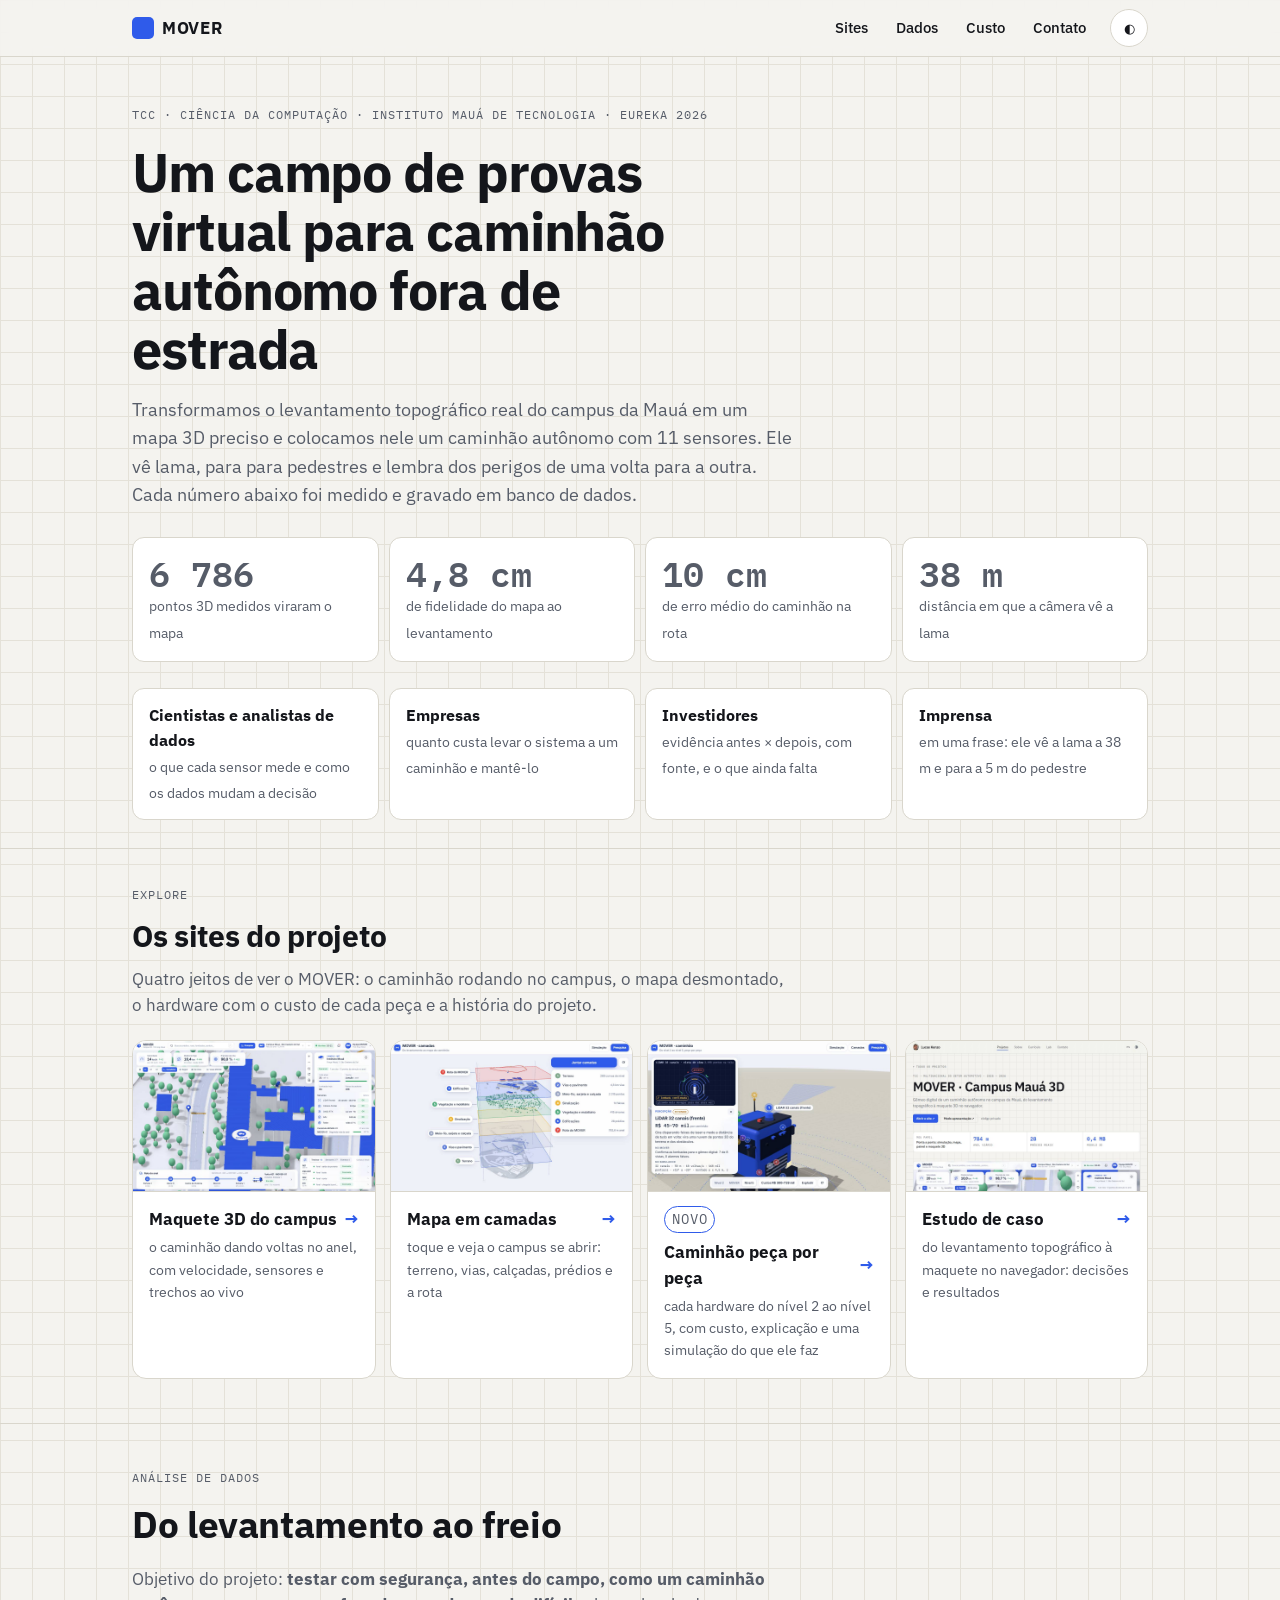
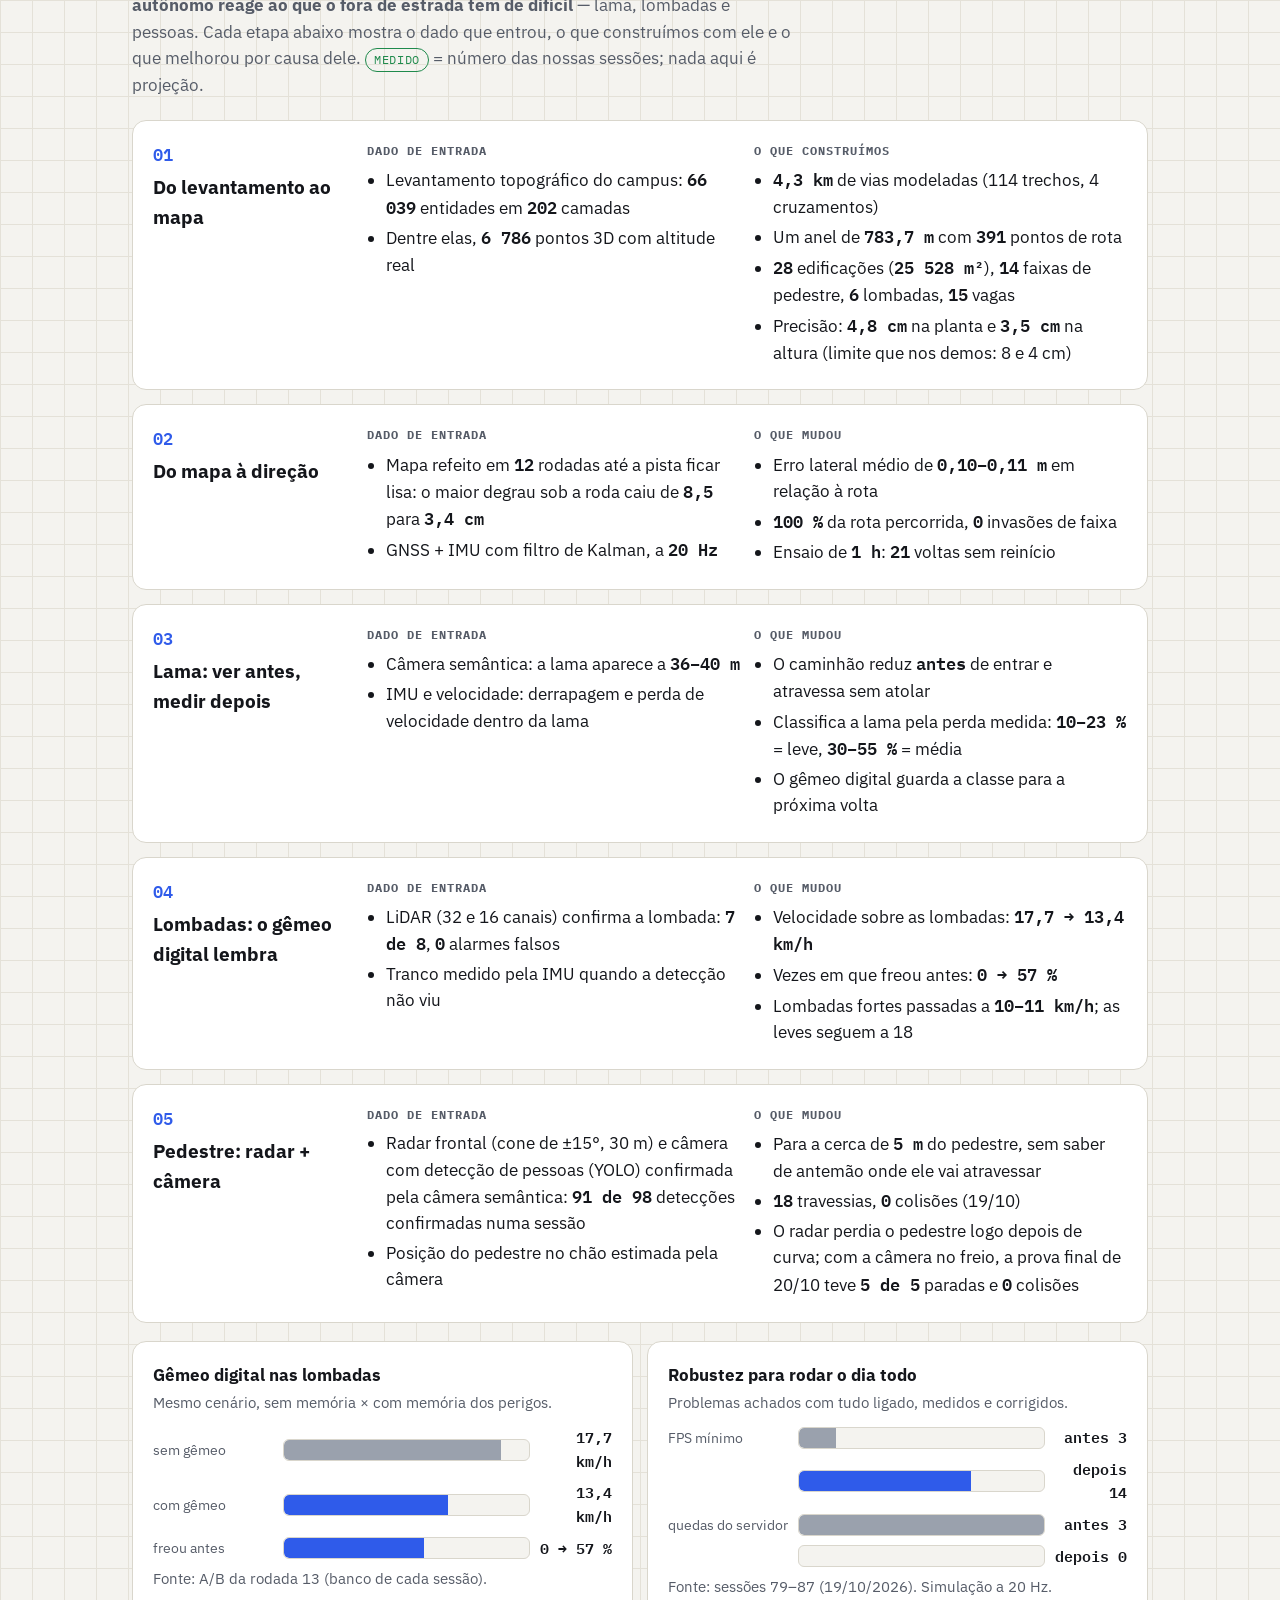
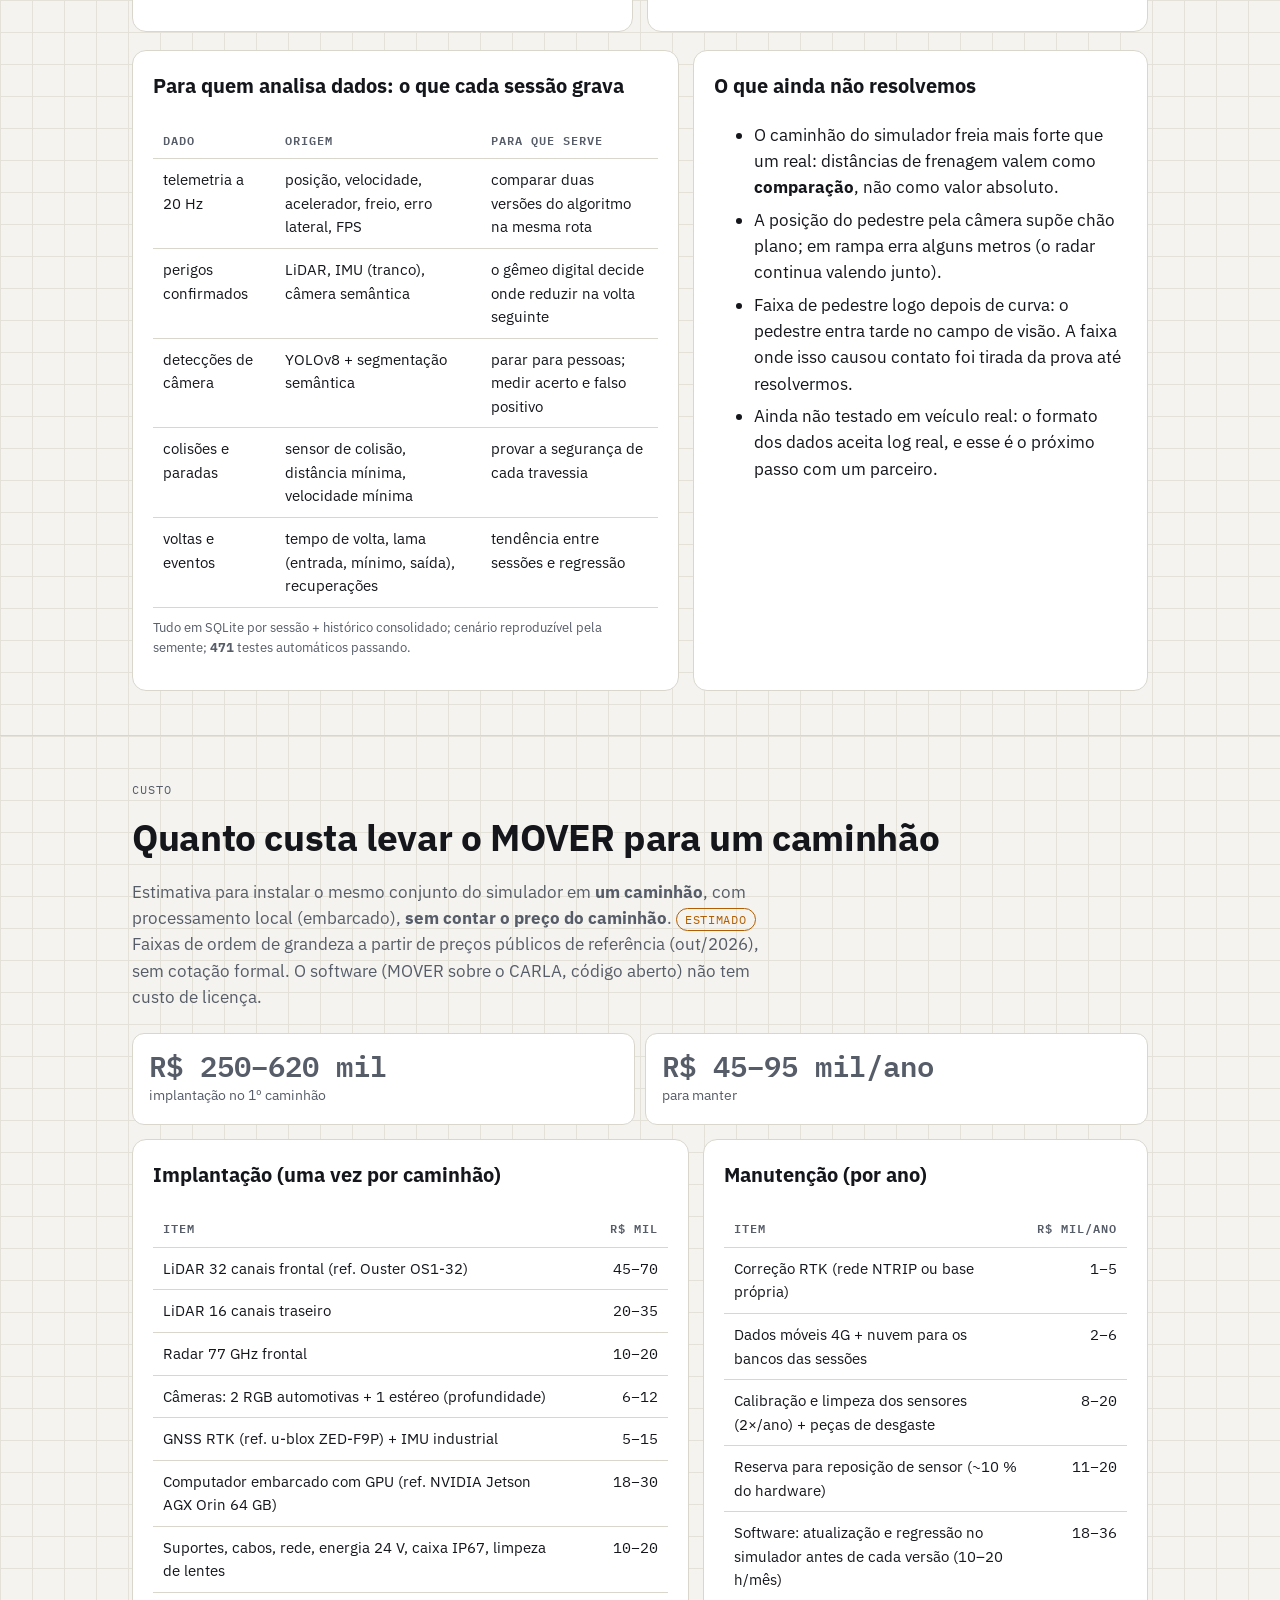
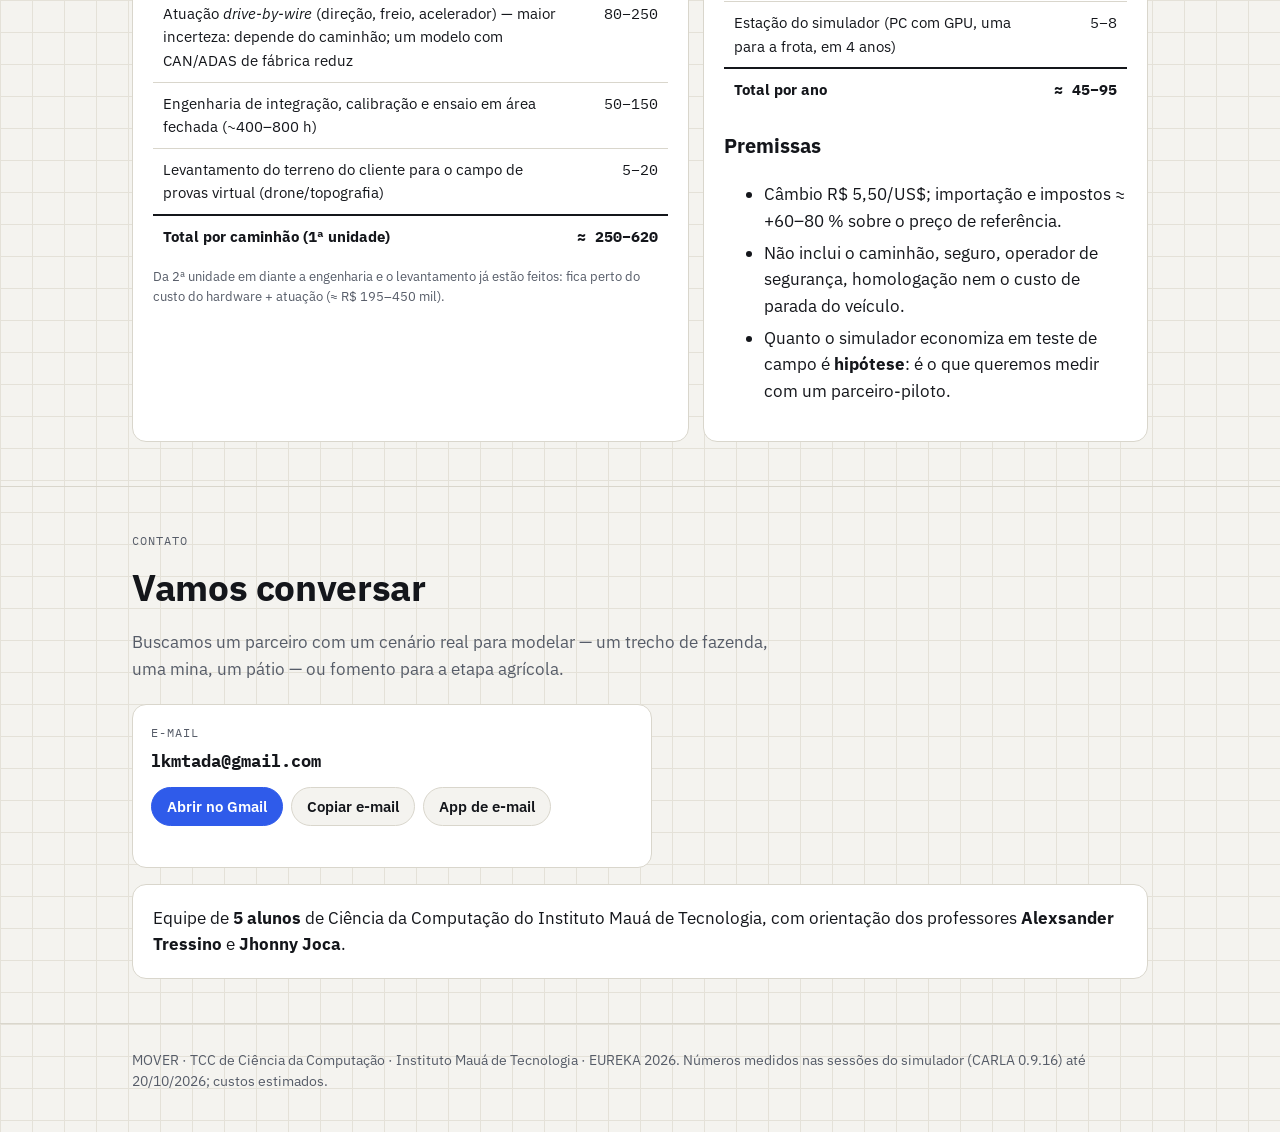
<file: dados/index.html>
<!doctype html>
<html lang="pt-BR">
<head>
<meta charset="utf-8">
<meta name="viewport" content="width=device-width, initial-scale=1">
<title>MOVER · Dados e custo</title>
<meta name="description" content="MOVER: campo de provas virtual para caminhão autônomo fora de estrada (TCC, Instituto Mauá de Tecnologia, EUREKA 2026). Análise de dados, custo de implantação e contato.">
<meta property="og:title" content="MOVER · Dados e custo">
<meta property="og:description" content="Do levantamento topográfico ao freio: o que medimos, o que melhorou e quanto custa levar ao caminhão.">
<meta property="og:url" content="https://lucaskenz.github.io/mover/">
<meta name="theme-color" content="#f4f3ef" media="(prefers-color-scheme: light)">
<meta name="theme-color" content="#0a0f1e" media="(prefers-color-scheme: dark)">
<link rel="icon" href="data:image/svg+xml,%3Csvg xmlns='http://www.w3.org/2000/svg' viewBox='0 0 32 32'%3E%3Crect width='32' height='32' rx='6' fill='%232f5bea'/%3E%3Cpath d='M7 22V10l9 7 9-7v12' fill='none' stroke='%23fff' stroke-width='3' stroke-linejoin='round'/%3E%3C/svg%3E">
<link rel="preconnect" href="https://fonts.googleapis.com">
<link rel="preconnect" href="https://fonts.gstatic.com" crossorigin>
<link href="https://fonts.googleapis.com/css2?family=IBM+Plex+Mono:wght@400;600&family=IBM+Plex+Sans:wght@400;500;600;700&display=swap" rel="stylesheet">
<style>
:root{
  --paper:#f4f3ef;--panel:#fff;--ink:#14161b;--muted:#565c68;--line:#d9d6cc;--grid:#e4e1d8;
  --accent:#2f5bea;--accent-ink:#fff;--hazard:#ffc21a;--ok:#1f8a4c;--warn:#b25e00;--before:#9aa1ad;
  color-scheme:light;
}
@media (prefers-color-scheme:dark){:root:not([data-theme="light"]){
  --paper:#0a0f1e;--panel:#111a2e;--ink:#e8ecf6;--muted:#a1abc6;--line:#24304f;--grid:#141d33;
  --accent:#7a9bff;--accent-ink:#0a0f1e;--ok:#4cc38a;--warn:#f0a050;--before:#56627f;color-scheme:dark}}
:root[data-theme="dark"]{
  --paper:#0a0f1e;--panel:#111a2e;--ink:#e8ecf6;--muted:#a1abc6;--line:#24304f;--grid:#141d33;
  --accent:#7a9bff;--accent-ink:#0a0f1e;--ok:#4cc38a;--warn:#f0a050;--before:#56627f;color-scheme:dark}
*{box-sizing:border-box}
html{scroll-behavior:smooth;-webkit-text-size-adjust:100%}
@media (prefers-reduced-motion:reduce){html{scroll-behavior:auto}}
body{margin:0;background:var(--paper);color:var(--ink);font:400 17px/1.55 "IBM Plex Sans",system-ui,sans-serif;
  background-image:linear-gradient(var(--grid) 1px,transparent 1px),linear-gradient(90deg,var(--grid) 1px,transparent 1px);
  background-size:32px 32px;overflow-x:hidden}
a{color:var(--accent)}
.mono,.eyebrow,.num{font-family:"IBM Plex Mono",ui-monospace,monospace}
.eyebrow{font-size:.78rem;letter-spacing:.08em;text-transform:uppercase;color:var(--muted);margin:0}
.wrap{max-width:1080px;margin:0 auto;padding:0 16px}
@media (min-width:640px){.wrap{padding:0 32px}}
:focus-visible{outline:3px solid var(--accent);outline-offset:2px;border-radius:4px}

/* top bar */
header.top{position:sticky;top:0;z-index:10;background:color-mix(in srgb,var(--paper) 88%,transparent);
  backdrop-filter:blur(8px);border-bottom:1px solid var(--line)}
header.top .wrap{display:flex;align-items:center;gap:12px;min-height:56px}
.marca{font-weight:700;letter-spacing:.04em;text-decoration:none;color:var(--ink);display:flex;align-items:center;gap:8px}
.marca i{display:inline-block;width:22px;height:22px;border-radius:5px;background:var(--accent)}
nav.secoes{margin-left:auto;display:flex;gap:4px;overflow-x:auto}
nav.secoes a{padding:8px 12px;border-radius:999px;text-decoration:none;color:var(--ink);font-weight:500;font-size:.95rem;white-space:nowrap}
nav.secoes a:hover{background:var(--panel)}
#tema{border:1px solid var(--line);background:var(--panel);color:var(--ink);border-radius:999px;width:38px;height:38px;cursor:pointer;flex:none}

/* hero */
.hero{padding-top:48px;padding-bottom:28px}
.hero h1{font-size:clamp(2rem,5.5vw,3.4rem);line-height:1.08;letter-spacing:-.02em;margin:.35em 0 .3em;max-width:18ch}
.hero p.lead{font-size:1.15rem;color:var(--muted);max-width:60ch;margin:0}
.publicos{display:grid;gap:10px;margin-top:26px;grid-template-columns:repeat(auto-fit,minmax(200px,1fr))}
.publico{display:block;text-decoration:none;color:var(--ink);background:var(--panel);border:1px solid var(--line);
  border-radius:12px;padding:14px 16px;transition:border-color .2s}
.publico:hover{border-color:var(--accent)}
.publico b{display:block;font-size:1rem}
.publico span{font-size:.9rem;color:var(--muted)}

/* KPIs */
.kpis{display:grid;gap:10px;grid-template-columns:repeat(2,1fr);margin:28px 0 8px}
@media (min-width:760px){.kpis{grid-template-columns:repeat(4,1fr)}}
.kpi{background:var(--panel);border:1px solid var(--line);border-radius:12px;padding:16px}
.kpi .num{display:block;font-size:clamp(1.6rem,4vw,2.2rem);font-weight:600;line-height:1.1}
.kpi span{font-size:.9rem;color:var(--muted)}

section{padding:44px 0;border-top:1px solid var(--line)}
section h2{font-size:clamp(1.6rem,3.6vw,2.3rem);letter-spacing:-.01em;margin:.25em 0 .35em}
section > .wrap > p.intro{color:var(--muted);max-width:66ch;margin:0 0 22px}
.cartao{background:var(--panel);border:1px solid var(--line);border-radius:14px;padding:20px}

/* data pipeline */
.etapas{display:grid;gap:14px}
.etapa{display:grid;gap:14px;background:var(--panel);border:1px solid var(--line);border-radius:14px;padding:20px}
@media (min-width:860px){.etapa{grid-template-columns:200px 1fr 1fr}}
.etapa .n{font-family:"IBM Plex Mono",monospace;color:var(--accent);font-weight:600}
.etapa h3{margin:.2em 0 0;font-size:1.2rem}
.etapa .col h4{margin:0 0 6px;font-size:.78rem;letter-spacing:.08em;text-transform:uppercase;color:var(--muted);font-family:"IBM Plex Mono",monospace}
.etapa ul{margin:0;padding-left:1.1em}
.etapa li{margin:.2em 0}
.etapa li b{font-family:"IBM Plex Mono",monospace;font-weight:600}

/* charts */
.graficos{display:grid;gap:14px;margin-top:18px;grid-template-columns:1fr}
@media (min-width:760px){.graficos{grid-template-columns:1fr 1fr}}
.grafico h3{margin:0 0 4px;font-size:1.05rem}
.grafico p{margin:0 0 12px;color:var(--muted);font-size:.92rem}
.barra{display:grid;grid-template-columns:7.5rem 1fr 4.5rem;align-items:center;gap:10px;margin:8px 0}
.barra .rot{font-size:.9rem;color:var(--muted)}
.barra .trilho{height:22px;background:var(--paper);border-radius:6px;overflow:hidden;border:1px solid var(--line)}
.barra .valor{height:100%;border-radius:5px 0 0 5px}
.barra .antes{background:var(--before)}
.barra .depois{background:var(--accent)}
.barra .v{font-family:"IBM Plex Mono",monospace;font-weight:600;text-align:right;font-size:.95rem}
.fonte{font-size:.8rem;color:var(--muted);margin-top:10px}

.analistas{display:grid;gap:14px;margin-top:18px}
@media (min-width:860px){.analistas{grid-template-columns:1.2fr 1fr}}
table{border-collapse:collapse;width:100%;font-size:.95rem}
th,td{text-align:left;padding:9px 10px;border-bottom:1px solid var(--line);vertical-align:top}
th{font-size:.75rem;letter-spacing:.08em;text-transform:uppercase;color:var(--muted);font-family:"IBM Plex Mono",monospace;font-weight:600}
td.r,th.r{text-align:right;white-space:nowrap;font-family:"IBM Plex Mono",monospace}
tr.total td{font-weight:700;border-top:2px solid var(--ink);border-bottom:none}
.tabela{overflow-x:auto;-webkit-overflow-scrolling:touch}
.limites li{margin:.35em 0}
.selo{display:inline-block;font-family:"IBM Plex Mono",monospace;font-size:.72rem;letter-spacing:.06em;text-transform:uppercase;
  padding:2px 8px;border-radius:999px;border:1px solid var(--line);color:var(--muted);vertical-align:middle}
.selo.medido{border-color:var(--ok);color:var(--ok)}
.selo.estimado{border-color:var(--warn);color:var(--warn)}

/* cost */
.custos{display:grid;gap:14px}
@media (min-width:900px){.custos{grid-template-columns:1.25fr 1fr}}
.resumo-custo{display:grid;gap:10px;grid-template-columns:1fr 1fr;margin-bottom:14px}
.resumo-custo .kpi .num{font-size:clamp(1.3rem,3.4vw,1.8rem)}

/* sites do projeto: faixa de destaque logo depois do hero */
.sites{padding:36px 0 44px;border-top:1px solid var(--line)}
.sites h2{font-size:clamp(1.4rem,3vw,1.9rem);letter-spacing:-.01em;margin:.25em 0 .2em}
.sites p.intro{color:var(--muted);max-width:66ch;margin:0 0 18px}
.vitrine{display:grid;gap:14px;grid-template-columns:1fr}
@media (min-width:640px){.vitrine{grid-template-columns:1fr 1fr}}
@media (min-width:1000px){.vitrine{grid-template-columns:repeat(4,1fr)}}
.site{display:flex;flex-direction:column;text-decoration:none;color:var(--ink);background:var(--panel);border:1px solid var(--line);
  border-radius:14px;overflow:hidden;transition:border-color .2s,box-shadow .2s,transform .2s}
.site:hover{border-color:var(--accent);box-shadow:0 12px 28px -16px rgba(20,22,27,.45);transform:translateY(-2px)}
.site .foto{aspect-ratio:16/10;overflow:hidden;background:var(--paper);border-bottom:1px solid var(--line)}
.site img{display:block;width:100%;height:100%;object-fit:cover;object-position:center top;transition:transform .5s}
.site:hover img{transform:scale(1.04)}
.site .txt{padding:14px 16px 16px;display:flex;flex-direction:column;gap:4px;flex:1}
.site .txt b{font-size:1.05rem;display:flex;align-items:center;gap:6px}
.site .txt b::after{content:"→";margin-left:auto;color:var(--accent);transition:transform .2s}
.site:hover .txt b::after{transform:translateX(3px)}
.site .txt span{font-size:.9rem;color:var(--muted)}
.site .novo{align-self:flex-start;font-family:"IBM Plex Mono",monospace;font-size:.68rem;letter-spacing:.06em;text-transform:uppercase;
  color:var(--accent);border:1px solid var(--accent);border-radius:999px;padding:1px 7px;margin-bottom:2px}
@media (prefers-reduced-motion:reduce){.site,.site img,.site .txt b::after{transition:none}.site:hover{transform:none}.site:hover img{transform:none}}

/* contact */
.contatos{display:grid;gap:12px;grid-template-columns:1fr}
@media (min-width:760px){.contatos{grid-template-columns:minmax(0,520px)}}
.canal{display:block;text-decoration:none;color:var(--ink);background:var(--panel);border:1px solid var(--line);border-radius:14px;padding:18px}
.canal:hover{border-color:var(--accent)}
.canal .eyebrow{margin-bottom:6px}
.canal b{font-family:"IBM Plex Mono",monospace;font-size:1.05rem;word-break:break-all}
.botao{display:inline-block;margin-top:10px;background:var(--accent);color:var(--accent-ink);padding:8px 14px;border-radius:999px;font-weight:600;font-size:.9rem}
/* e-mail: o mailto sozinho nao abre nada sem app de e-mail configurado (relato da feira) */
.acoes{display:flex;flex-wrap:wrap;gap:8px;margin-top:12px}
.acoes a,.acoes button{display:inline-flex;align-items:center;gap:6px;border-radius:999px;padding:9px 15px;font:600 .92rem "IBM Plex Sans",system-ui,sans-serif;
  text-decoration:none;cursor:pointer;border:1px solid var(--line);background:var(--paper);color:var(--ink)}
.acoes .principal{background:var(--accent);border-color:var(--accent);color:var(--accent-ink)}
.acoes a:hover,.acoes button:hover{border-color:var(--accent)}
.copiado{font-size:.85rem;color:var(--ok);min-height:1.2em;margin:.5em 0 0}
.equipe{margin-top:16px}
footer{padding:26px 0 40px;color:var(--muted);font-size:.85rem;border-top:1px solid var(--line)}
.nota-3d{display:block;font-size:.85rem;color:var(--muted);margin-top:.3em}

/* celulares: tudo em uma coluna, tabelas viram cartoes, cabecalho compacto */
@media (max-width:560px){
  body{font-size:16px}
  header.top .wrap{gap:6px}
  nav.secoes a{padding:7px 9px;font-size:.88rem}
  .hero{padding-top:28px;padding-bottom:18px}
  .kpi{padding:12px}
  .resumo-custo{grid-template-columns:1fr}
  .etapa,.cartao{padding:16px}
  .barra{grid-template-columns:5.6rem 1fr 4.4rem;gap:8px}
  .barra .rot{font-size:.8rem}
  table.pilha thead{display:none}
  table.pilha tr{display:block;padding:10px 0;border-bottom:1px solid var(--line)}
  table.pilha td{display:block;border:none;padding:2px 0}
  table.pilha td::before{content:attr(data-l);display:block;font-family:"IBM Plex Mono",monospace;font-size:.7rem;
    letter-spacing:.08em;text-transform:uppercase;color:var(--muted)}
  table.pilha td:first-child{font-weight:600}
  th,td{padding:8px 6px}
}
@media (max-width:420px){.marca span{display:none}}
</style>
<script>
(function(){try{var t=localStorage.getItem('mover-tema');if(t)document.documentElement.dataset.theme=t}catch(e){}})();
</script>
</head>
<body>
<header class="top">
  <div class="wrap">
    <a class="marca" href="#inicio" aria-label="MOVER, início"><i aria-hidden="true"></i><span>MOVER</span></a>
    <nav class="secoes" aria-label="Seções">
      <a href="#sites">Sites</a><a href="#dados">Dados</a><a href="#custo">Custo</a><a href="#contato">Contato</a>
    </nav>
    <button id="tema" type="button" aria-label="Alternar tema claro/escuro">◐</button>
  </div>
</header>

<main id="inicio">
  <div class="wrap hero">
    <p class="eyebrow">TCC · Ciência da Computação · Instituto Mauá de Tecnologia · EUREKA 2026</p>
    <h1>Um campo de provas virtual para caminhão autônomo fora de estrada</h1>
    <p class="lead">Transformamos o levantamento topográfico real do campus da Mauá em um mapa 3D preciso e colocamos nele um caminhão autônomo com 11 sensores. Ele vê lama, para para pedestres e lembra dos perigos de uma volta para a outra. Cada número abaixo foi medido e gravado em banco de dados.</p>

    <div class="kpis" role="list">
      <div class="kpi" role="listitem"><span class="num">6 786</span><span>pontos 3D medidos viraram o mapa</span></div>
      <div class="kpi" role="listitem"><span class="num">4,8 cm</span><span>de fidelidade do mapa ao levantamento</span></div>
      <div class="kpi" role="listitem"><span class="num">10 cm</span><span>de erro médio do caminhão na rota</span></div>
      <div class="kpi" role="listitem"><span class="num">38 m</span><span>distância em que a câmera vê a lama</span></div>
    </div>

    <div class="publicos">
      <a class="publico" href="#dados"><b>Cientistas e analistas de dados</b><span>o que cada sensor mede e como os dados mudam a decisão</span></a>
      <a class="publico" href="#custo"><b>Empresas</b><span>quanto custa levar o sistema a um caminhão e mantê-lo</span></a>
      <a class="publico" href="#evidencia"><b>Investidores</b><span>evidência antes × depois, com fonte, e o que ainda falta</span></a>
      <a class="publico" href="#dados"><b>Imprensa</b><span>em uma frase: ele vê a lama a 38 m e para a 5 m do pedestre</span></a>
    </div>
  </div>

  <!-- ===================================================== SITES -->
  <section id="sites" class="sites" aria-labelledby="t-sites">
    <div class="wrap">
      <p class="eyebrow">Explore</p>
      <h2 id="t-sites">Os sites do projeto</h2>
      <p class="intro">Quatro jeitos de ver o MOVER: o caminhão rodando no campus, o mapa desmontado, o hardware com o custo de cada peça e a história do projeto.</p>
      <div class="vitrine">
        <a class="site" href="../">
          <div class="foto"><img src="preview_maquete.jpg" alt="Maquete 3D do campus da Mauá com o caminhão no anel viário e o painel de telemetria" loading="lazy" width="1120" height="700"></div>
          <div class="txt"><b>Maquete 3D do campus</b><span>o caminhão dando voltas no anel, com velocidade, sensores e trechos ao vivo</span></div>
        </a>
        <a class="site" href="../camadas/">
          <div class="foto"><img src="preview_camadas.jpg" alt="Mapa do campus separado em camadas: terreno, vias, meio-fio, sinalização, vegetação, prédios e rota" loading="lazy" width="1120" height="700"></div>
          <div class="txt"><b>Mapa em camadas</b><span>toque e veja o campus se abrir: terreno, vias, calçadas, prédios e a rota</span></div>
        </a>
        <a class="site" href="../caminhao/">
          <div class="foto"><img src="preview_caminhao.jpg" alt="Caminhão em 3D com as peças de hardware marcadas e o card do LiDAR com custo e simulação" loading="lazy" width="1120" height="700"></div>
          <div class="txt"><span class="novo">novo</span><b>Caminhão peça por peça</b><span>cada hardware do nível 2 ao nível 5, com custo, explicação e uma simulação do que ele faz</span></div>
        </a>
        <a class="site" href="https://lucaskenz.github.io/projetos/mover/">
          <div class="foto"><img src="preview_estudo.jpg" alt="Página do estudo de caso do MOVER no portfólio" loading="lazy" width="1120" height="700"></div>
          <div class="txt"><b>Estudo de caso</b><span>do levantamento topográfico à maquete no navegador: decisões e resultados</span></div>
        </a>
      </div>
    </div>
  </section>

  <!-- ===================================================== DADOS -->
  <section id="dados" aria-labelledby="t-dados">
    <div class="wrap">
      <p class="eyebrow">Análise de dados</p>
      <h2 id="t-dados">Do levantamento ao freio</h2>
      <p class="intro">Objetivo do projeto: <b>testar com segurança, antes do campo, como um caminhão autônomo reage ao que o fora de estrada tem de difícil</b> — lama, lombadas e pessoas. Cada etapa abaixo mostra o dado que entrou, o que construímos com ele e o que melhorou por causa dele. <span class="selo medido">medido</span> = número das nossas sessões; nada aqui é projeção.</p>

      <div class="etapas">
        <article class="etapa">
          <div><span class="n">01</span><h3>Do levantamento ao mapa</h3></div>
          <div class="col"><h4>Dado de entrada</h4><ul>
            <li>Levantamento topográfico do campus: <b>66 039</b> entidades em <b>202</b> camadas</li>
            <li>Dentre elas, <b>6 786</b> pontos 3D com altitude real</li>
          </ul></div>
          <div class="col"><h4>O que construímos</h4><ul>
            <li><b>4,3 km</b> de vias modeladas (114 trechos, 4 cruzamentos)</li>
            <li>Um anel de <b>783,7 m</b> com <b>391</b> pontos de rota</li>
            <li><b>28</b> edificações (<b>25 528 m²</b>), <b>14</b> faixas de pedestre, <b>6</b> lombadas, <b>15</b> vagas</li>
            <li>Precisão: <b>4,8 cm</b> na planta e <b>3,5 cm</b> na altura (limite que nos demos: 8 e 4 cm)</li>
          </ul></div>
        </article>

        <article class="etapa">
          <div><span class="n">02</span><h3>Do mapa à direção</h3></div>
          <div class="col"><h4>Dado de entrada</h4><ul>
            <li>Mapa refeito em <b>12</b> rodadas até a pista ficar lisa: o maior degrau sob a roda caiu de <b>8,5</b> para <b>3,4 cm</b></li>
            <li>GNSS + IMU com filtro de Kalman, a <b>20 Hz</b></li>
          </ul></div>
          <div class="col"><h4>O que mudou</h4><ul>
            <li>Erro lateral médio de <b>0,10–0,11 m</b> em relação à rota</li>
            <li><b>100 %</b> da rota percorrida, <b>0</b> invasões de faixa</li>
            <li>Ensaio de <b>1 h</b>: <b>21</b> voltas sem reinício</li>
          </ul></div>
        </article>

        <article class="etapa">
          <div><span class="n">03</span><h3>Lama: ver antes, medir depois</h3></div>
          <div class="col"><h4>Dado de entrada</h4><ul>
            <li>Câmera semântica: a lama aparece a <b>36–40 m</b></li>
            <li>IMU e velocidade: derrapagem e perda de velocidade dentro da lama</li>
          </ul></div>
          <div class="col"><h4>O que mudou</h4><ul>
            <li>O caminhão reduz <b>antes</b> de entrar e atravessa sem atolar</li>
            <li>Classifica a lama pela perda medida: <b>10–23 %</b> = leve, <b>30–55 %</b> = média</li>
            <li>O gêmeo digital guarda a classe para a próxima volta</li>
          </ul></div>
        </article>

        <article class="etapa">
          <div><span class="n">04</span><h3>Lombadas: o gêmeo digital lembra</h3></div>
          <div class="col"><h4>Dado de entrada</h4><ul>
            <li>LiDAR (32 e 16 canais) confirma a lombada: <b>7 de 8</b>, <b>0</b> alarmes falsos</li>
            <li>Tranco medido pela IMU quando a detecção não viu</li>
          </ul></div>
          <div class="col"><h4>O que mudou</h4><ul>
            <li>Velocidade sobre as lombadas: <b>17,7 → 13,4 km/h</b></li>
            <li>Vezes em que freou antes: <b>0 → 57 %</b></li>
            <li>Lombadas fortes passadas a <b>10–11 km/h</b>; as leves seguem a 18</li>
          </ul></div>
        </article>

        <article class="etapa">
          <div><span class="n">05</span><h3>Pedestre: radar + câmera</h3></div>
          <div class="col"><h4>Dado de entrada</h4><ul>
            <li>Radar frontal (cone de ±15°, 30 m) e câmera com detecção de pessoas (YOLO) confirmada pela câmera semântica: <b>91 de 98</b> detecções confirmadas numa sessão</li>
            <li>Posição do pedestre no chão estimada pela câmera</li>
          </ul></div>
          <div class="col"><h4>O que mudou</h4><ul>
            <li>Para a cerca de <b>5 m</b> do pedestre, sem saber de antemão onde ele vai atravessar</li>
            <li><b>18</b> travessias, <b>0</b> colisões (19/10)</li>
            <li>O radar perdia o pedestre logo depois de curva; com a câmera no freio, a prova final de 20/10 teve <b>5 de 5</b> paradas e <b>0</b> colisões</li>
          </ul></div>
        </article>
      </div>

      <div id="evidencia" class="graficos">
        <div class="cartao grafico">
          <h3>Gêmeo digital nas lombadas</h3>
          <p>Mesmo cenário, sem memória × com memória dos perigos.</p>
          <div class="barra"><span class="rot">sem gêmeo</span><span class="trilho"><span class="valor antes" style="display:block;width:88.5%"></span></span><span class="v">17,7 km/h</span></div>
          <div class="barra"><span class="rot">com gêmeo</span><span class="trilho"><span class="valor depois" style="display:block;width:67%"></span></span><span class="v">13,4 km/h</span></div>
          <div class="barra"><span class="rot">freou antes</span><span class="trilho"><span class="valor depois" style="display:block;width:57%"></span></span><span class="v">0 → 57 %</span></div>
          <p class="fonte">Fonte: A/B da rodada 13 (banco de cada sessão).</p>
        </div>
        <div class="cartao grafico">
          <h3>Robustez para rodar o dia todo</h3>
          <p>Problemas achados com tudo ligado, medidos e corrigidos.</p>
          <div class="barra"><span class="rot">FPS mínimo</span><span class="trilho"><span class="valor antes" style="display:block;width:15%"></span></span><span class="v">antes 3</span></div>
          <div class="barra"><span class="rot"></span><span class="trilho"><span class="valor depois" style="display:block;width:70%"></span></span><span class="v">depois 14</span></div>
          <div class="barra"><span class="rot">quedas do servidor</span><span class="trilho"><span class="valor antes" style="display:block;width:100%"></span></span><span class="v">antes 3</span></div>
          <div class="barra"><span class="rot"></span><span class="trilho"><span class="valor depois" style="display:block;width:0%"></span></span><span class="v">depois 0</span></div>
          <p class="fonte">Fonte: sessões 79–87 (19/10/2026). Simulação a 20 Hz.</p>
        </div>
      </div>

      <div class="analistas">
        <div class="cartao">
          <h3 style="margin-top:0">Para quem analisa dados: o que cada sessão grava</h3>
          <div class="tabela"><table class="pilha">
            <thead><tr><th>dado</th><th>origem</th><th>para que serve</th></tr></thead>
            <tbody>
              <tr><td data-l="dado">telemetria a 20 Hz</td><td data-l="origem">posição, velocidade, acelerador, freio, erro lateral, FPS</td><td data-l="para que serve">comparar duas versões do algoritmo na mesma rota</td></tr>
              <tr><td data-l="dado">perigos confirmados</td><td data-l="origem">LiDAR, IMU (tranco), câmera semântica</td><td data-l="para que serve">o gêmeo digital decide onde reduzir na volta seguinte</td></tr>
              <tr><td data-l="dado">detecções de câmera</td><td data-l="origem">YOLOv8 + segmentação semântica</td><td data-l="para que serve">parar para pessoas; medir acerto e falso positivo</td></tr>
              <tr><td data-l="dado">colisões e paradas</td><td data-l="origem">sensor de colisão, distância mínima, velocidade mínima</td><td data-l="para que serve">provar a segurança de cada travessia</td></tr>
              <tr><td data-l="dado">voltas e eventos</td><td data-l="origem">tempo de volta, lama (entrada, mínimo, saída), recuperações</td><td data-l="para que serve">tendência entre sessões e regressão</td></tr>
            </tbody>
          </table></div>
          <p class="fonte">Tudo em SQLite por sessão + histórico consolidado; cenário reproduzível pela semente; <b>471</b> testes automáticos passando.</p>
        </div>
        <div class="cartao">
          <h3 style="margin-top:0">O que ainda não resolvemos</h3>
          <ul class="limites">
            <li>O caminhão do simulador freia mais forte que um real: distâncias de frenagem valem como <b>comparação</b>, não como valor absoluto.</li>
            <li>A posição do pedestre pela câmera supõe chão plano; em rampa erra alguns metros (o radar continua valendo junto).</li>
            <li>Faixa de pedestre logo depois de curva: o pedestre entra tarde no campo de visão. A faixa onde isso causou contato foi tirada da prova até resolvermos.</li>
            <li>Ainda não testado em veículo real: o formato dos dados aceita log real, e esse é o próximo passo com um parceiro.</li>
          </ul>
        </div>
      </div>
    </div>
  </section>

  <!-- ===================================================== CUSTO -->
  <section id="custo" aria-labelledby="t-custo">
    <div class="wrap">
      <p class="eyebrow">Custo</p>
      <h2 id="t-custo">Quanto custa levar o MOVER para um caminhão</h2>
      <p class="intro">Estimativa para instalar o mesmo conjunto do simulador em <b>um caminhão</b>, com processamento local (embarcado), <b>sem contar o preço do caminhão</b>. <span class="selo estimado">estimado</span> Faixas de ordem de grandeza a partir de preços públicos de referência (out/2026), sem cotação formal. O software (MOVER sobre o CARLA, código aberto) não tem custo de licença.</p>

      <div class="resumo-custo">
        <div class="kpi"><span class="num">R$ 250–620 mil</span><span>implantação no 1º caminhão</span></div>
        <div class="kpi"><span class="num">R$ 45–95 mil/ano</span><span>para manter</span></div>
      </div>

      <div class="custos">
        <div class="cartao tabela">
          <h3 style="margin-top:0">Implantação (uma vez por caminhão)</h3>
          <table>
            <thead><tr><th>item</th><th class="r">R$ mil</th></tr></thead>
            <tbody>
              <tr><td>LiDAR 32 canais frontal (ref. Ouster OS1‑32)</td><td class="r">45–70</td></tr>
              <tr><td>LiDAR 16 canais traseiro</td><td class="r">20–35</td></tr>
              <tr><td>Radar 77 GHz frontal</td><td class="r">10–20</td></tr>
              <tr><td>Câmeras: 2 RGB automotivas + 1 estéreo (profundidade)</td><td class="r">6–12</td></tr>
              <tr><td>GNSS RTK (ref. u‑blox ZED‑F9P) + IMU industrial</td><td class="r">5–15</td></tr>
              <tr><td>Computador embarcado com GPU (ref. NVIDIA Jetson AGX Orin 64 GB)</td><td class="r">18–30</td></tr>
              <tr><td>Suportes, cabos, rede, energia 24 V, caixa IP67, limpeza de lentes</td><td class="r">10–20</td></tr>
              <tr><td>Atuação <i>drive‑by‑wire</i> (direção, freio, acelerador) — maior incerteza: depende do caminhão; um modelo com CAN/ADAS de fábrica reduz</td><td class="r">80–250</td></tr>
              <tr><td>Engenharia de integração, calibração e ensaio em área fechada (~400–800 h)</td><td class="r">50–150</td></tr>
              <tr><td>Levantamento do terreno do cliente para o campo de provas virtual (drone/topografia)</td><td class="r">5–20</td></tr>
              <tr class="total"><td>Total por caminhão (1ª unidade)</td><td class="r">≈ 250–620</td></tr>
            </tbody>
          </table>
          <p class="fonte">Da 2ª unidade em diante a engenharia e o levantamento já estão feitos: fica perto do custo do hardware + atuação (≈ R$ 195–450 mil).</p>
        </div>

        <div class="cartao tabela">
          <h3 style="margin-top:0">Manutenção (por ano)</h3>
          <table>
            <thead><tr><th>item</th><th class="r">R$ mil/ano</th></tr></thead>
            <tbody>
              <tr><td>Correção RTK (rede NTRIP ou base própria)</td><td class="r">1–5</td></tr>
              <tr><td>Dados móveis 4G + nuvem para os bancos das sessões</td><td class="r">2–6</td></tr>
              <tr><td>Calibração e limpeza dos sensores (2×/ano) + peças de desgaste</td><td class="r">8–20</td></tr>
              <tr><td>Reserva para reposição de sensor (~10 % do hardware)</td><td class="r">11–20</td></tr>
              <tr><td>Software: atualização e regressão no simulador antes de cada versão (10–20 h/mês)</td><td class="r">18–36</td></tr>
              <tr><td>Estação do simulador (PC com GPU, uma para a frota, em 4 anos)</td><td class="r">5–8</td></tr>
              <tr class="total"><td>Total por ano</td><td class="r">≈ 45–95</td></tr>
            </tbody>
          </table>
          <h3>Premissas</h3>
          <ul class="limites">
            <li>Câmbio R$ 5,50/US$; importação e impostos ≈ +60–80 % sobre o preço de referência.</li>
            <li>Não inclui o caminhão, seguro, operador de segurança, homologação nem o custo de parada do veículo.</li>
            <li>Quanto o simulador economiza em teste de campo é <b>hipótese</b>: é o que queremos medir com um parceiro‑piloto.</li>
          </ul>
        </div>
      </div>
    </div>
  </section>

  <!-- ===================================================== CONTATO -->
  <section id="contato" aria-labelledby="t-contato">
    <div class="wrap">
      <p class="eyebrow">Contato</p>
      <h2 id="t-contato">Vamos conversar</h2>
      <p class="intro">Buscamos um parceiro com um cenário real para modelar — um trecho de fazenda, uma mina, um pátio — ou fomento para a etapa agrícola.</p>
      <div class="contatos">
        <div class="canal">
          <p class="eyebrow">E-mail</p><b>lkmtada@gmail.com</b>
          <div class="acoes">
            <a class="principal" href="https://mail.google.com/mail/?view=cm&amp;fs=1&amp;to=lkmtada@gmail.com&amp;su=MOVER%20%E2%80%94%20EUREKA%202026" target="_blank" rel="noopener">Abrir no Gmail</a>
            <button type="button" id="copiar-email">Copiar e-mail</button>
            <a href="mailto:lkmtada@gmail.com?subject=MOVER%20%E2%80%94%20EUREKA%202026">App de e-mail</a>
          </div>
          <p class="copiado" id="copiado" aria-live="polite"></p>
        </div>
      </div>
      <div class="cartao equipe">
        <p style="margin:0">Equipe de <b>5 alunos</b> de Ciência da Computação do Instituto Mauá de Tecnologia, com orientação dos professores <b>Alexsander Tressino</b> e <b>Jhonny Joca</b>.</p>
      </div>
    </div>
  </section>
</main>

<footer>
  <div class="wrap">MOVER · TCC de Ciência da Computação · Instituto Mauá de Tecnologia · EUREKA 2026. Números medidos nas sessões do simulador (CARLA 0.9.16) até 20/10/2026; custos estimados.</div>
</footer>

<script>
document.getElementById('copiar-email').addEventListener('click',function(){
  var e='lkmtada@gmail.com',msg=document.getElementById('copiado');
  function ok(){msg.textContent='E-mail copiado: cole no seu app de e-mail.'}
  if(navigator.clipboard&&window.isSecureContext){navigator.clipboard.writeText(e).then(ok,velho)}else{velho()}
  function velho(){var t=document.createElement('textarea');t.value=e;t.setAttribute('readonly','');t.style.position='fixed';t.style.opacity='0';
    document.body.appendChild(t);t.select();try{document.execCommand('copy');ok()}catch(x){msg.textContent=e}document.body.removeChild(t)}
});
document.getElementById('tema').addEventListener('click',function(){
  var r=document.documentElement,escuro=r.dataset.theme?r.dataset.theme==='dark':matchMedia('(prefers-color-scheme: dark)').matches;
  r.dataset.theme=escuro?'light':'dark';try{localStorage.setItem('mover-tema',r.dataset.theme)}catch(e){}
});
</script>
</body>
</html>
</file>
